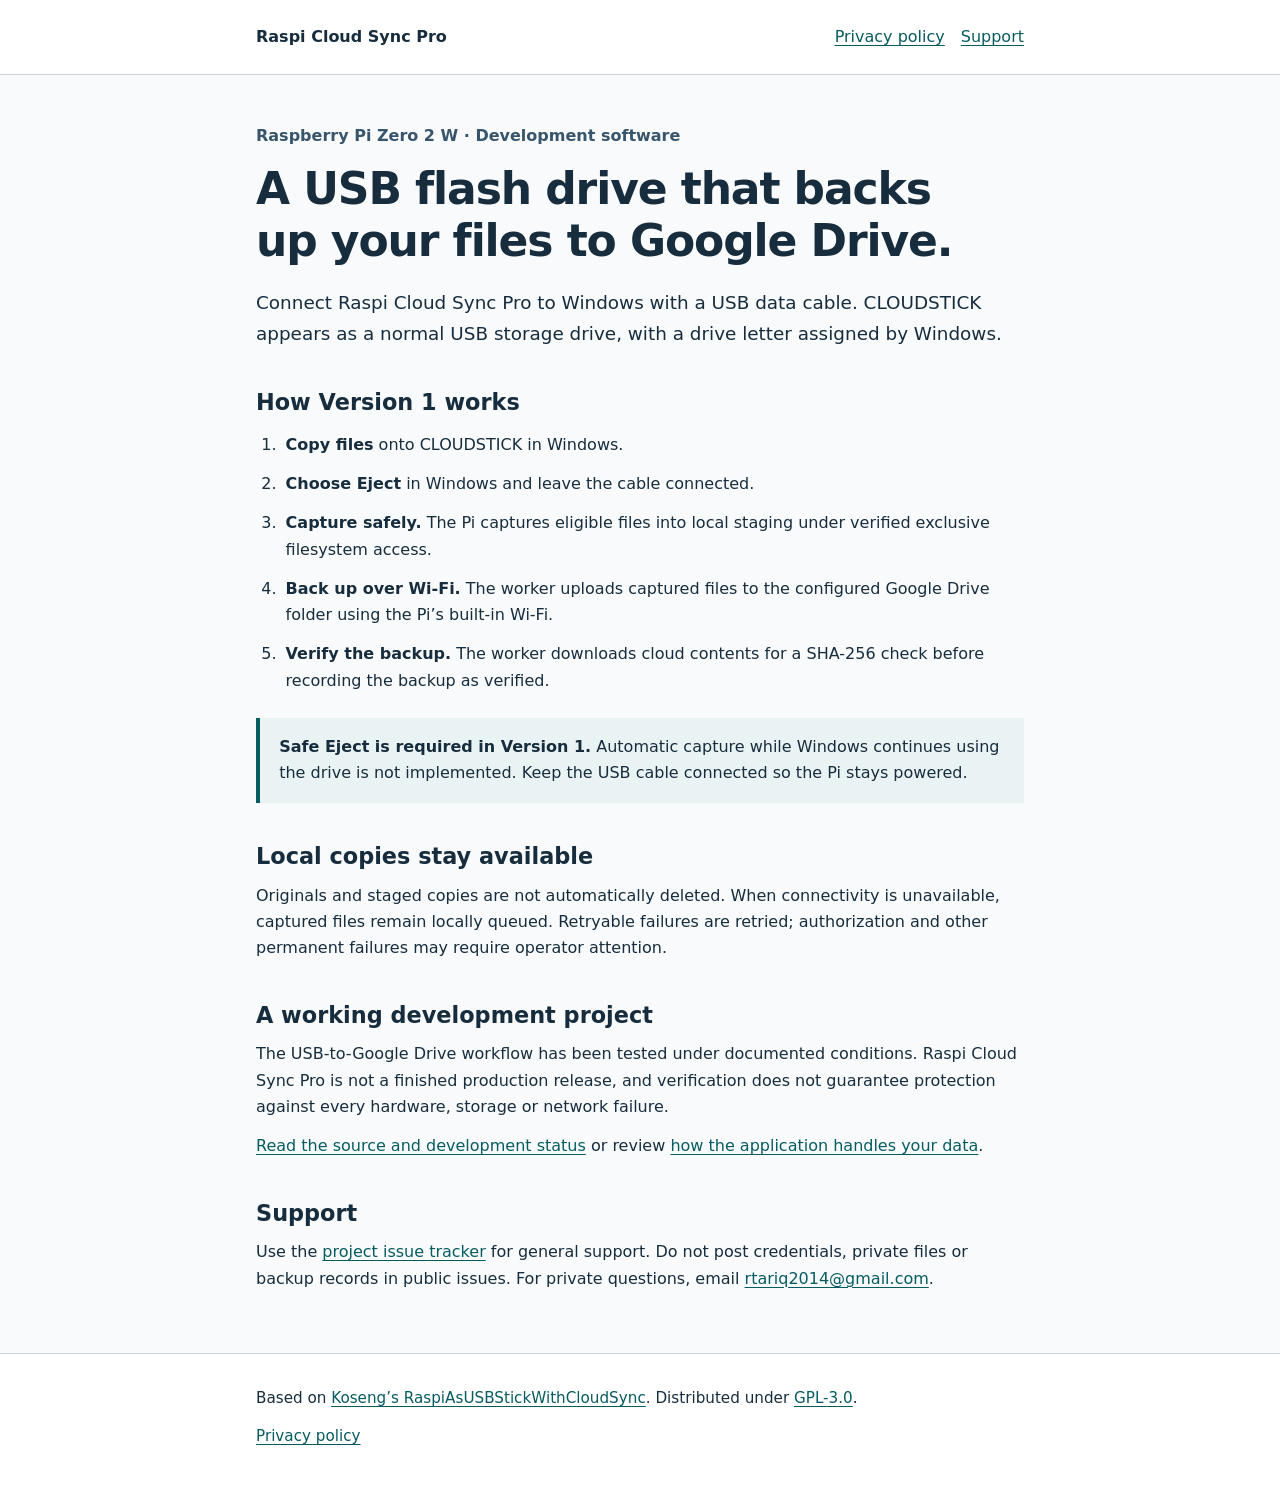
<file: index.html>
<!doctype html>
<html lang="en">
<head>
  <meta charset="utf-8">
  <meta name="viewport" content="width=device-width, initial-scale=1">
  <meta name="description" content="Raspi Cloud Sync Pro is development software for a Raspberry Pi Zero 2 W USB flash drive with Google Drive backup after Windows Safe Eject.">
  <title>Raspi Cloud Sync Pro — USB to Google Drive backup</title>
  <link rel="canonical" href="https://rtariq2015.github.io/">
  <link rel="stylesheet" href="styles.css">
</head>
<body>
  <a class="skip-link" href="#main">Skip to content</a>
  <header class="site-header">
    <div class="container header-content">
      <a class="brand" href="./" aria-current="page">Raspi Cloud Sync Pro</a>
      <nav aria-label="Main navigation">
        <a href="privacy/">Privacy policy</a>
        <a href="https://github.com/rtariq2015/raspi-cloud-sync-pro/issues">Support</a>
      </nav>
    </div>
  </header>
  <main id="main" class="container" tabindex="-1">
    <p class="eyebrow">Raspberry Pi Zero 2 W · Development software</p>
    <h1>A USB flash drive that backs up your files to Google Drive.</h1>
    <p class="lead">Connect Raspi Cloud Sync Pro to Windows with a USB data cable. CLOUDSTICK appears as a normal USB storage drive, with a drive letter assigned by Windows.</p>

    <section aria-labelledby="how-it-works">
      <h2 id="how-it-works">How Version 1 works</h2>
      <ol class="steps">
        <li><strong>Copy files</strong> onto CLOUDSTICK in Windows.</li>
        <li><strong>Choose Eject</strong> in Windows and leave the cable connected.</li>
        <li><strong>Capture safely.</strong> The Pi captures eligible files into local staging under verified exclusive filesystem access.</li>
        <li><strong>Back up over Wi-Fi.</strong> The worker uploads captured files to the configured Google Drive folder using the Pi’s built-in Wi-Fi.</li>
        <li><strong>Verify the backup.</strong> The worker downloads cloud contents for a SHA-256 check before recording the backup as verified.</li>
      </ol>
      <p class="notice"><strong>Safe Eject is required in Version 1.</strong> Automatic capture while Windows continues using the drive is not implemented. Keep the USB cable connected so the Pi stays powered.</p>
    </section>

    <section aria-labelledby="retention">
      <h2 id="retention">Local copies stay available</h2>
      <p>Originals and staged copies are not automatically deleted. When connectivity is unavailable, captured files remain locally queued. Retryable failures are retried; authorization and other permanent failures may require operator attention.</p>
    </section>

    <section aria-labelledby="development">
      <h2 id="development">A working development project</h2>
      <p>The USB-to-Google Drive workflow has been tested under documented conditions. Raspi Cloud Sync Pro is not a finished production release, and verification does not guarantee protection against every hardware, storage or network failure.</p>
      <p><a href="https://github.com/rtariq2015/raspi-cloud-sync-pro/tree/development">Read the source and development status</a> or review <a href="privacy/">how the application handles your data</a>.</p>
    </section>

    <section aria-labelledby="support">
      <h2 id="support">Support</h2>
      <p>Use the <a href="https://github.com/rtariq2015/raspi-cloud-sync-pro/issues">project issue tracker</a> for general support. Do not post credentials, private files or backup records in public issues. For private questions, email <a href="mailto:rtariq2014@gmail.com">rtariq2014@gmail.com</a>.</p>
    </section>
  </main>
  <footer class="site-footer">
    <div class="container">
      <p>Based on <a href="https://github.com/Koseng/RaspiAsUSBStickWithCloudSync">Koseng’s RaspiAsUSBStickWithCloudSync</a>. Distributed under <a href="https://github.com/rtariq2015/raspi-cloud-sync-pro/blob/development/LICENSE">GPL-3.0</a>.</p>
      <p><a href="privacy/">Privacy policy</a></p>
    </div>
  </footer>
</body>
</html>
</file>
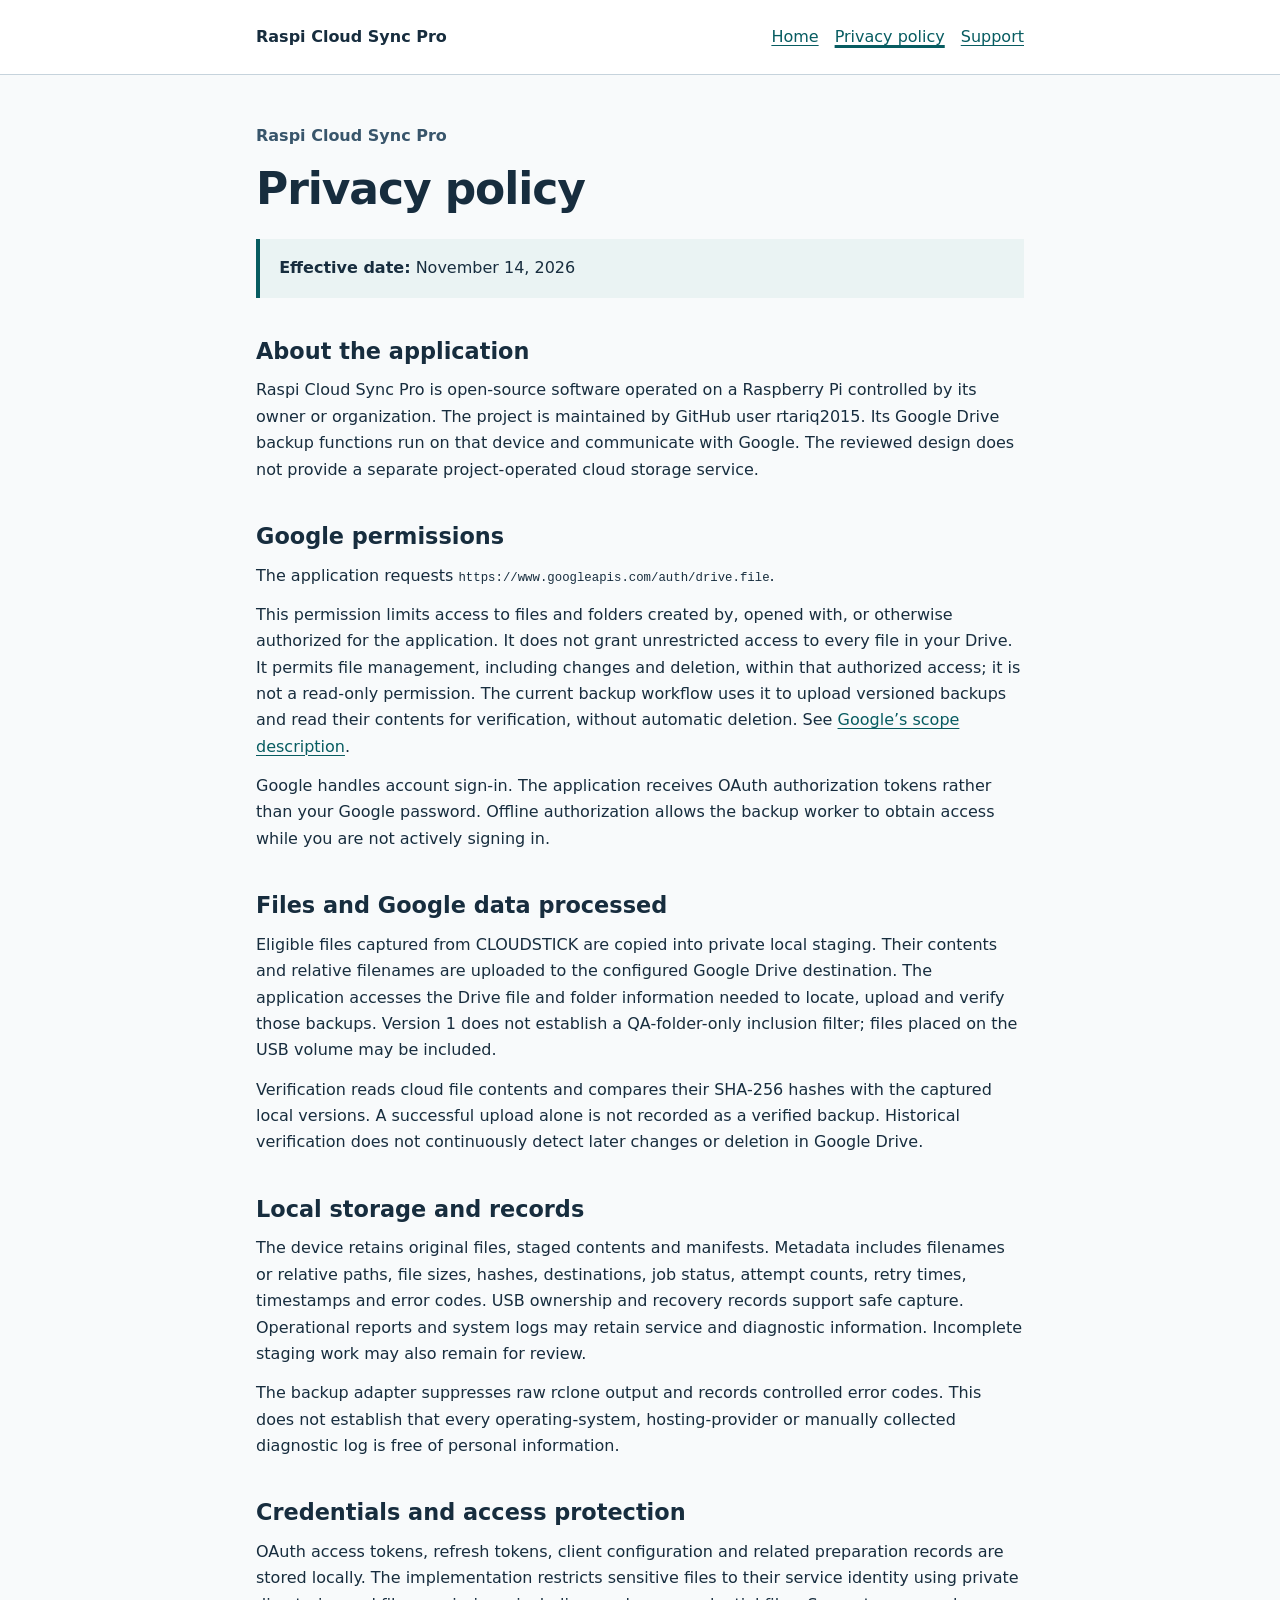
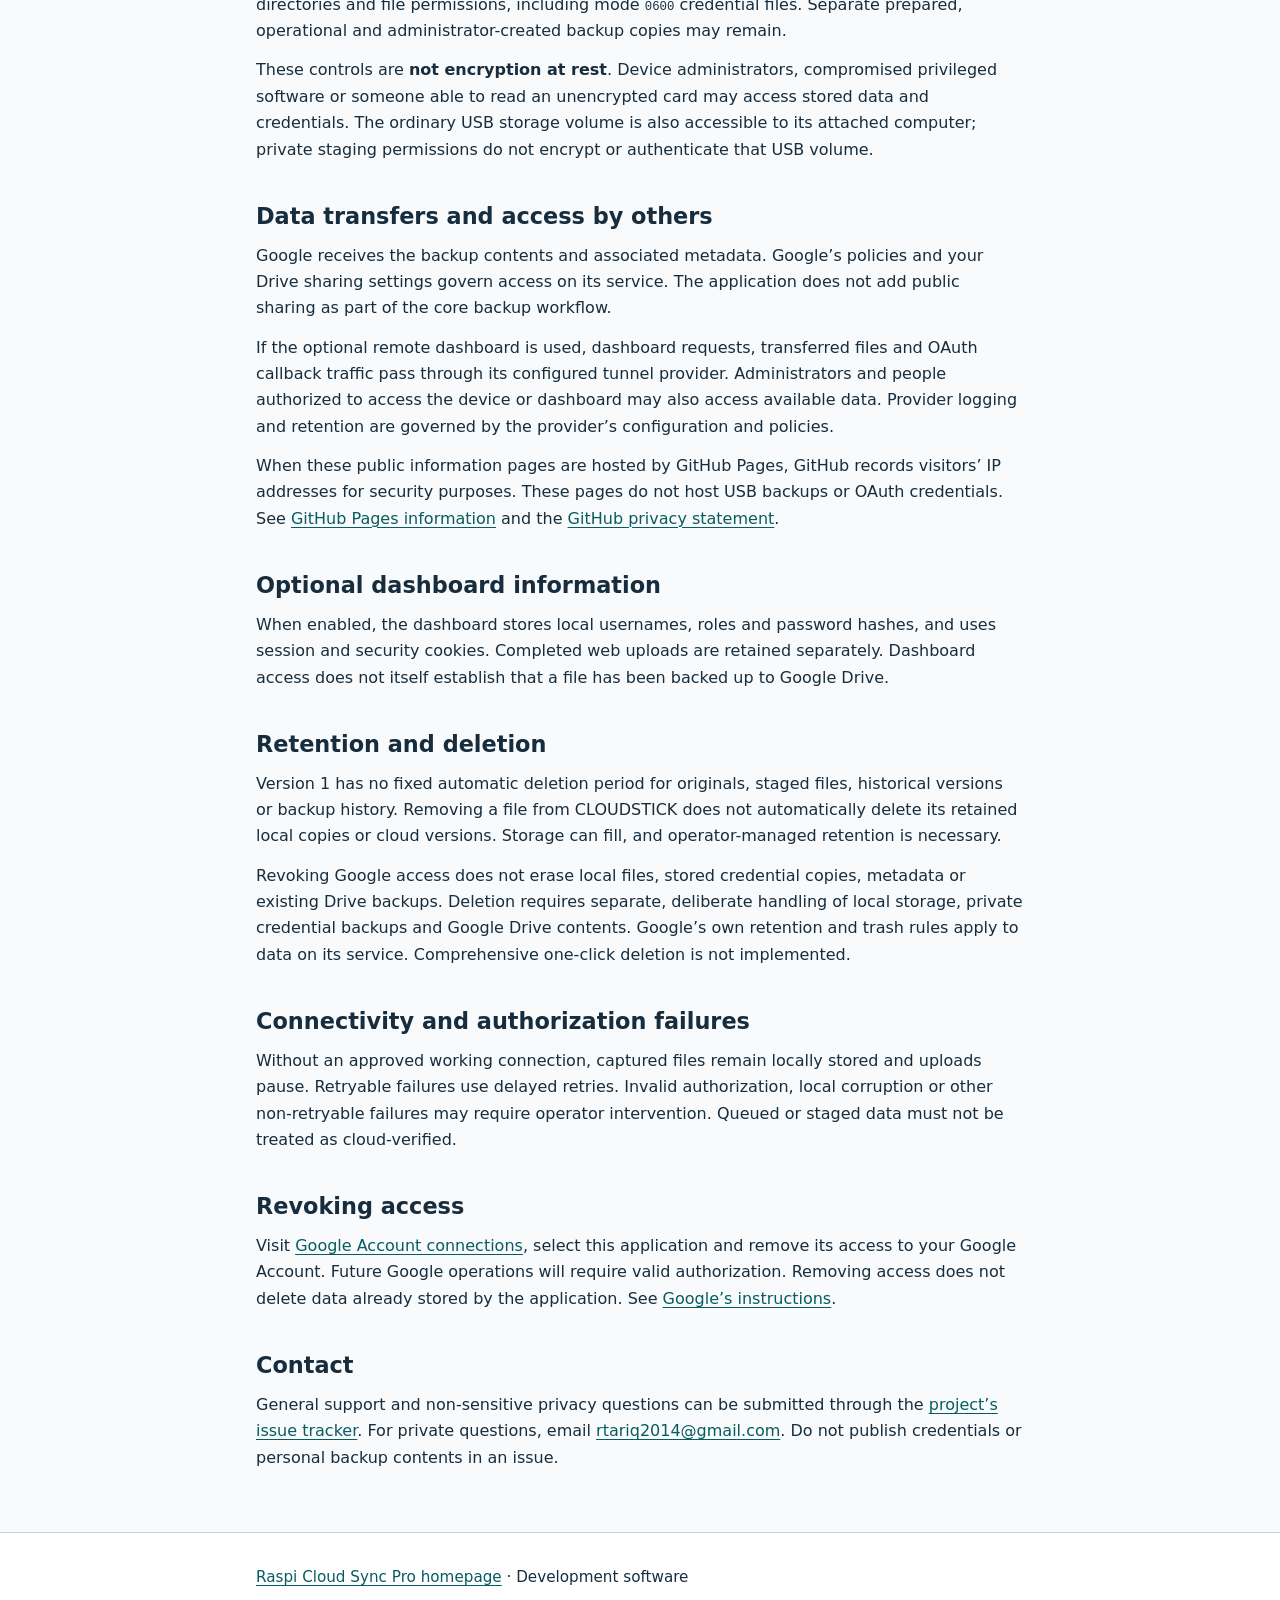
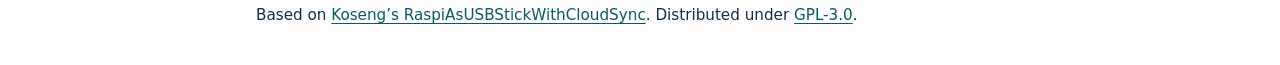
<file: privacy/index.html>
<!doctype html>
<html lang="en">
<head>
  <meta charset="utf-8">
  <meta name="viewport" content="width=device-width, initial-scale=1">
  <meta name="description" content="How the development version of Raspi Cloud Sync Pro handles Google Drive permissions, backup files, local records, credentials and retention.">
  <title>Privacy policy — Raspi Cloud Sync Pro</title>
  <link rel="canonical" href="https://rtariq2015.github.io/privacy/">
  <link rel="stylesheet" href="../styles.css">
</head>
<body>
  <a class="skip-link" href="#main">Skip to content</a>
  <header class="site-header">
    <div class="container header-content">
      <a class="brand" href="../">Raspi Cloud Sync Pro</a>
      <nav aria-label="Main navigation">
        <a href="../">Home</a>
        <a href="./" aria-current="page">Privacy policy</a>
        <a href="https://github.com/rtariq2015/raspi-cloud-sync-pro/issues">Support</a>
      </nav>
    </div>
  </header>
  <main id="main" class="container" tabindex="-1">
    <p class="eyebrow">Raspi Cloud Sync Pro</p>
    <h1>Privacy policy</h1>
    <p class="notice"><strong>Effective date:</strong> <time datetime="2026-11-14">November 14, 2026</time></p>

    <section aria-labelledby="about">
      <h2 id="about">About the application</h2>
      <p>Raspi Cloud Sync Pro is open-source software operated on a Raspberry Pi controlled by its owner or organization. The project is maintained by GitHub user rtariq2015. Its Google Drive backup functions run on that device and communicate with Google. The reviewed design does not provide a separate project-operated cloud storage service.</p>
    </section>

    <section aria-labelledby="permissions">
      <h2 id="permissions">Google permissions</h2>
      <p>The application requests <code>https://www.googleapis.com/auth/drive.file</code>.</p>
      <p>This permission limits access to files and folders created by, opened with, or otherwise authorized for the application. It does not grant unrestricted access to every file in your Drive. It permits file management, including changes and deletion, within that authorized access; it is not a read-only permission. The current backup workflow uses it to upload versioned backups and read their contents for verification, without automatic deletion. See <a href="https://developers.google.com/workspace/drive/api/guides/api-specific-auth">Google’s scope description</a>.</p>
      <p>Google handles account sign-in. The application receives OAuth authorization tokens rather than your Google password. Offline authorization allows the backup worker to obtain access while you are not actively signing in.</p>
    </section>

    <section aria-labelledby="processing">
      <h2 id="processing">Files and Google data processed</h2>
      <p>Eligible files captured from CLOUDSTICK are copied into private local staging. Their contents and relative filenames are uploaded to the configured Google Drive destination. The application accesses the Drive file and folder information needed to locate, upload and verify those backups. Version 1 does not establish a QA-folder-only inclusion filter; files placed on the USB volume may be included.</p>
      <p>Verification reads cloud file contents and compares their SHA-256 hashes with the captured local versions. A successful upload alone is not recorded as a verified backup. Historical verification does not continuously detect later changes or deletion in Google Drive.</p>
    </section>

    <section aria-labelledby="records">
      <h2 id="records">Local storage and records</h2>
      <p>The device retains original files, staged contents and manifests. Metadata includes filenames or relative paths, file sizes, hashes, destinations, job status, attempt counts, retry times, timestamps and error codes. USB ownership and recovery records support safe capture. Operational reports and system logs may retain service and diagnostic information. Incomplete staging work may also remain for review.</p>
      <p>The backup adapter suppresses raw rclone output and records controlled error codes. This does not establish that every operating-system, hosting-provider or manually collected diagnostic log is free of personal information.</p>
    </section>

    <section aria-labelledby="protection">
      <h2 id="protection">Credentials and access protection</h2>
      <p>OAuth access tokens, refresh tokens, client configuration and related preparation records are stored locally. The implementation restricts sensitive files to their service identity using private directories and file permissions, including mode <code>0600</code> credential files. Separate prepared, operational and administrator-created backup copies may remain.</p>
      <p>These controls are <strong>not encryption at rest</strong>. Device administrators, compromised privileged software or someone able to read an unencrypted card may access stored data and credentials. The ordinary USB storage volume is also accessible to its attached computer; private staging permissions do not encrypt or authenticate that USB volume.</p>
    </section>

    <section aria-labelledby="transfers">
      <h2 id="transfers">Data transfers and access by others</h2>
      <p>Google receives the backup contents and associated metadata. Google’s policies and your Drive sharing settings govern access on its service. The application does not add public sharing as part of the core backup workflow.</p>
      <p>If the optional remote dashboard is used, dashboard requests, transferred files and OAuth callback traffic pass through its configured tunnel provider. Administrators and people authorized to access the device or dashboard may also access available data. Provider logging and retention are governed by the provider’s configuration and policies.</p>
      <p>When these public information pages are hosted by GitHub Pages, GitHub records visitors’ IP addresses for security purposes. These pages do not host USB backups or OAuth credentials. See <a href="https://docs.github.com/en/pages/getting-started-with-github-pages/what-is-github-pages">GitHub Pages information</a> and the <a href="https://docs.github.com/en/site-policy/privacy-policies/github-general-privacy-statement">GitHub privacy statement</a>.</p>
    </section>

    <section aria-labelledby="dashboard">
      <h2 id="dashboard">Optional dashboard information</h2>
      <p>When enabled, the dashboard stores local usernames, roles and password hashes, and uses session and security cookies. Completed web uploads are retained separately. Dashboard access does not itself establish that a file has been backed up to Google Drive.</p>
    </section>

    <section aria-labelledby="retention">
      <h2 id="retention">Retention and deletion</h2>
      <p>Version 1 has no fixed automatic deletion period for originals, staged files, historical versions or backup history. Removing a file from CLOUDSTICK does not automatically delete its retained local copies or cloud versions. Storage can fill, and operator-managed retention is necessary.</p>
      <p>Revoking Google access does not erase local files, stored credential copies, metadata or existing Drive backups. Deletion requires separate, deliberate handling of local storage, private credential backups and Google Drive contents. Google’s own retention and trash rules apply to data on its service. Comprehensive one-click deletion is not implemented.</p>
    </section>

    <section aria-labelledby="failures">
      <h2 id="failures">Connectivity and authorization failures</h2>
      <p>Without an approved working connection, captured files remain locally stored and uploads pause. Retryable failures use delayed retries. Invalid authorization, local corruption or other non-retryable failures may require operator intervention. Queued or staged data must not be treated as cloud-verified.</p>
    </section>

    <section aria-labelledby="revoke">
      <h2 id="revoke">Revoking access</h2>
      <p>Visit <a href="https://myaccount.google.com/connections">Google Account connections</a>, select this application and remove its access to your Google Account. Future Google operations will require valid authorization. Removing access does not delete data already stored by the application. See <a href="https://support.google.com/accounts/answer/13533235?hl=en">Google’s instructions</a>.</p>
    </section>

    <section aria-labelledby="contact">
      <h2 id="contact">Contact</h2>
      <p>General support and non-sensitive privacy questions can be submitted through the <a href="https://github.com/rtariq2015/raspi-cloud-sync-pro/issues">project’s issue tracker</a>. For private questions, email <a href="mailto:rtariq2014@gmail.com">rtariq2014@gmail.com</a>. Do not publish credentials or personal backup contents in an issue.</p>
    </section>
  </main>
  <footer class="site-footer">
    <div class="container">
      <p><a href="../">Raspi Cloud Sync Pro homepage</a> · Development software</p>
      <p>Based on <a href="https://github.com/Koseng/RaspiAsUSBStickWithCloudSync">Koseng’s RaspiAsUSBStickWithCloudSync</a>. Distributed under <a href="https://github.com/rtariq2015/raspi-cloud-sync-pro/blob/development/LICENSE">GPL-3.0</a>.</p>
    </div>
  </footer>
</body>
</html>
</file>
<file: styles.css>
:root {
  color-scheme: light;
  font-family: system-ui, -apple-system, BlinkMacSystemFont, "Segoe UI", sans-serif;
  color: #172d3e;
  background: #f8fafb;
  line-height: 1.65;
}

* { box-sizing: border-box; }
body { margin: 0; overflow-wrap: anywhere; }
.container { width: min(100% - 2.5rem, 48rem); margin-inline: auto; }
a { color: #075c61; text-decoration-thickness: .09em; text-underline-offset: .18em; }
a:hover { color: #043d41; }
a:focus-visible, main:focus-visible { outline: 3px solid #075c61; outline-offset: 5px; }
.skip-link { position: absolute; top: .5rem; left: 1rem; transform: translateY(-200%); padding: .65rem 1rem; background: #fff; z-index: 1; }
.skip-link:focus { transform: translateY(0); }
.site-header { background: #fff; border-bottom: 1px solid #c6d3dc; }
.header-content { display: flex; align-items: center; justify-content: space-between; flex-wrap: wrap; gap: .5rem 1.25rem; padding-block: 1.15rem; }
.brand { color: #172d3e; font-weight: 750; text-decoration: none; }
nav { display: flex; flex-wrap: wrap; gap: .25rem 1rem; }
nav a { display: inline-block; padding-block: .35rem; }
[aria-current="page"] { text-decoration-thickness: .16em; }
main { padding-block: 3rem; overflow-wrap: anywhere; }
.eyebrow { color: #38556b; font-weight: 650; margin-top: 0; }
h1, h2 { line-height: 1.2; text-wrap: balance; }
h1 { font-size: clamp(2rem, 5vw, 2.75rem); letter-spacing: -.025em; margin: .6rem 0 1.25rem; }
h2 { font-size: 1.4rem; margin: 0 0 .8rem; }
p { margin: .8rem 0; }
.lead { font-size: 1.15rem; }
section { margin-top: 2.5rem; }
.steps { padding-left: 1.6rem; }
.steps li { padding-left: .25rem; margin-block: .8rem; }
.notice { background: #eaf3f3; border-left: .3rem solid #075c61; padding: 1rem 1.2rem; margin-block: 1.5rem; }
code { font-size: .95em; overflow-wrap: anywhere; }
.site-footer { border-top: 1px solid #c6d3dc; background: #fff; padding-block: 1.2rem 1.5rem; font-size: .95rem; }

@media (max-width: 36rem) {
  .container { width: calc(100% - 2rem); }
  .header-content { align-items: flex-start; flex-direction: column; }
  main { padding-block: 2rem; }
  .notice { padding: .9rem 1rem; }
}
</file>
